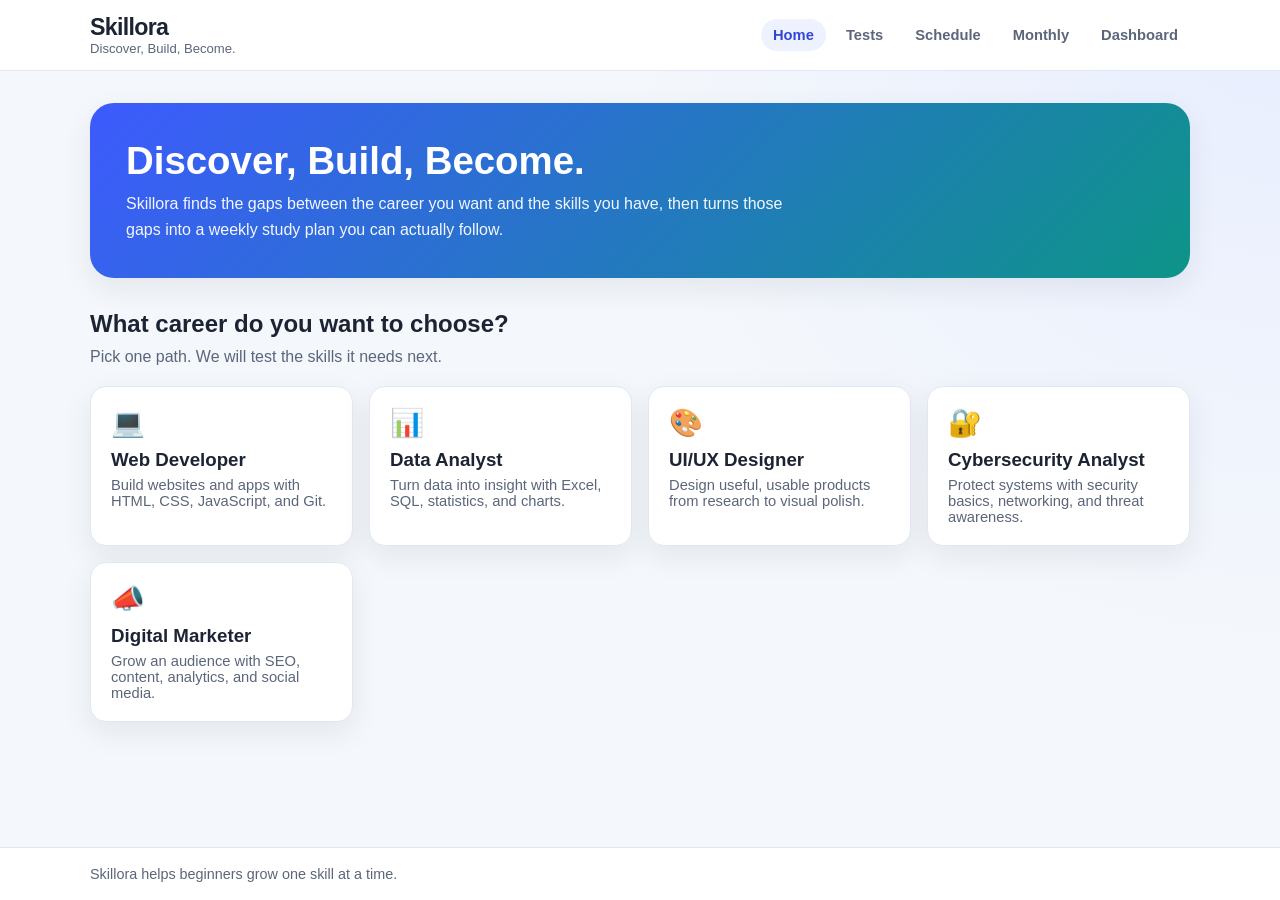
<file: index.html>
<!DOCTYPE html>
<html lang="en">
  <head>
    <meta charset="UTF-8" />
    <meta name="viewport" content="width=device-width, initial-scale=1" />
    <title>Skillora — Discover, Build, Become</title>
    <link rel="stylesheet" href="css/style.css" />
  </head>
  <body>
    <header class="site-header">
      <div class="header-inner">
        <a class="brand" href="index.html">
          <div class="brand-name">Skillora</div>
          <div class="brand-tagline">Discover, Build, Become.</div>
        </a>
        <nav>
          <a href="index.html">Home</a>
          <a href="tests.html">Tests</a>
          <a href="schedule.html">Schedule</a>
          <a href="monthly.html">Monthly</a>
          <a href="dashboard.html">Dashboard</a>
        </nav>
      </div>
    </header>
    <main class="page">
      <section class="hero">
        <h1>Discover, Build, Become.</h1>
        <p>
          Skillora finds the gaps between the career you want and the skills you have,
          then turns those gaps into a weekly study plan you can actually follow.
        </p>
      </section>
      <section class="section-head">
        <h2>What career do you want to choose?</h2>
        <p class="lede muted">Pick one path. We will test the skills it needs next.</p>
      </section>
      <div id="career-grid" class="grid"></div>
    </main>
    <footer class="site-footer">
      <div class="footer-inner">Skillora helps beginners grow one skill at a time.</div>
    </footer>
    <script src="js/data.js"></script>
    <script src="js/storage.js"></script>
    <script src="js/logic.js"></script>
    <script src="js/charts.js"></script>
    <script src="js/app.js"></script>
  </body>
</html>
</file>
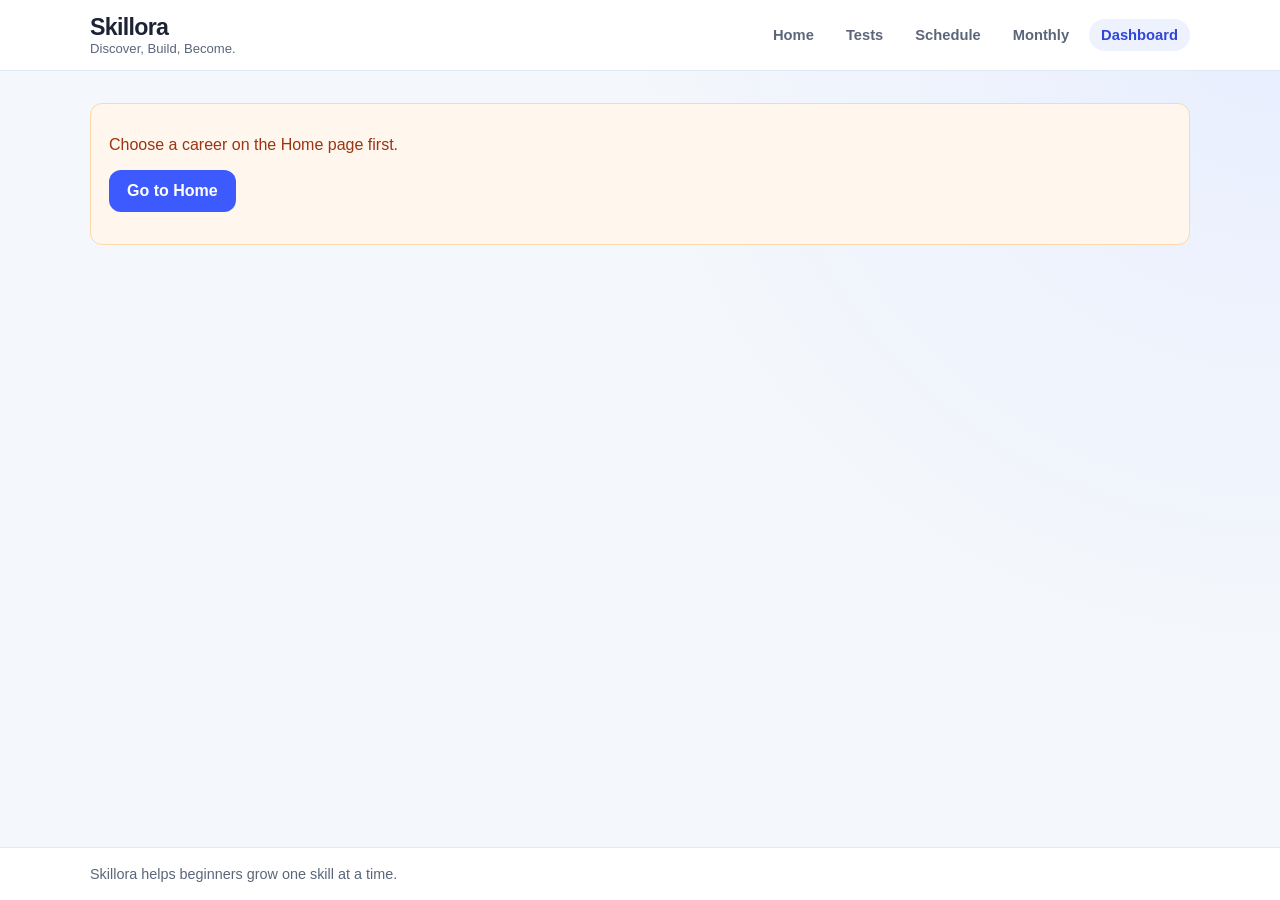
<file: dashboard.html>
<!DOCTYPE html>
<html lang="en">
  <head>
    <meta charset="UTF-8" />
    <meta name="viewport" content="width=device-width, initial-scale=1" />
    <title>Dashboard — Skillora</title>
    <link rel="stylesheet" href="css/style.css" />
  </head>
  <body>
    <header class="site-header">
      <div class="header-inner">
        <a class="brand" href="index.html">
          <div class="brand-name">Skillora</div>
          <div class="brand-tagline">Discover, Build, Become.</div>
        </a>
        <nav>
          <a href="index.html">Home</a>
          <a href="tests.html">Tests</a>
          <a href="schedule.html">Schedule</a>
          <a href="monthly.html">Monthly</a>
          <a href="dashboard.html">Dashboard</a>
        </nav>
      </div>
    </header>
    <main class="page" id="dashboard-root">
      <h1 class="page-title">Progress dashboard</h1>
      <p class="lede muted"><strong id="dash-career"></strong> · <span id="dash-average"></span></p>
      <section class="section-head">
        <h2>Current skill levels</h2>
      </section>
      <div id="dash-levels" class="results"></div>
      <section class="card chart-wrap">
        <h2>Skill scores</h2>
        <canvas id="bar-chart" width="980" height="280"></canvas>
      </section>
      <section class="card chart-wrap">
        <h2>Improvement over time</h2>
        <p class="muted">Average score after each assessment.</p>
        <canvas id="line-chart" width="980" height="280"></canvas>
      </section>
      <section class="card">
        <h2>How much you have improved</h2>
        <ul id="improve-list" class="improve-list"></ul>
        <div class="actions">
          <a class="btn secondary" href="monthly.html">Take another monthly test</a>
          <a class="btn" href="schedule.html">Update schedule</a>
        </div>
      </section>
    </main>
    <footer class="site-footer">
      <div class="footer-inner">Skillora helps beginners grow one skill at a time.</div>
    </footer>
    <script src="js/data.js"></script>
    <script src="js/storage.js"></script>
    <script src="js/logic.js"></script>
    <script src="js/charts.js"></script>
    <script src="js/app.js"></script>
  </body>
</html>
</file>
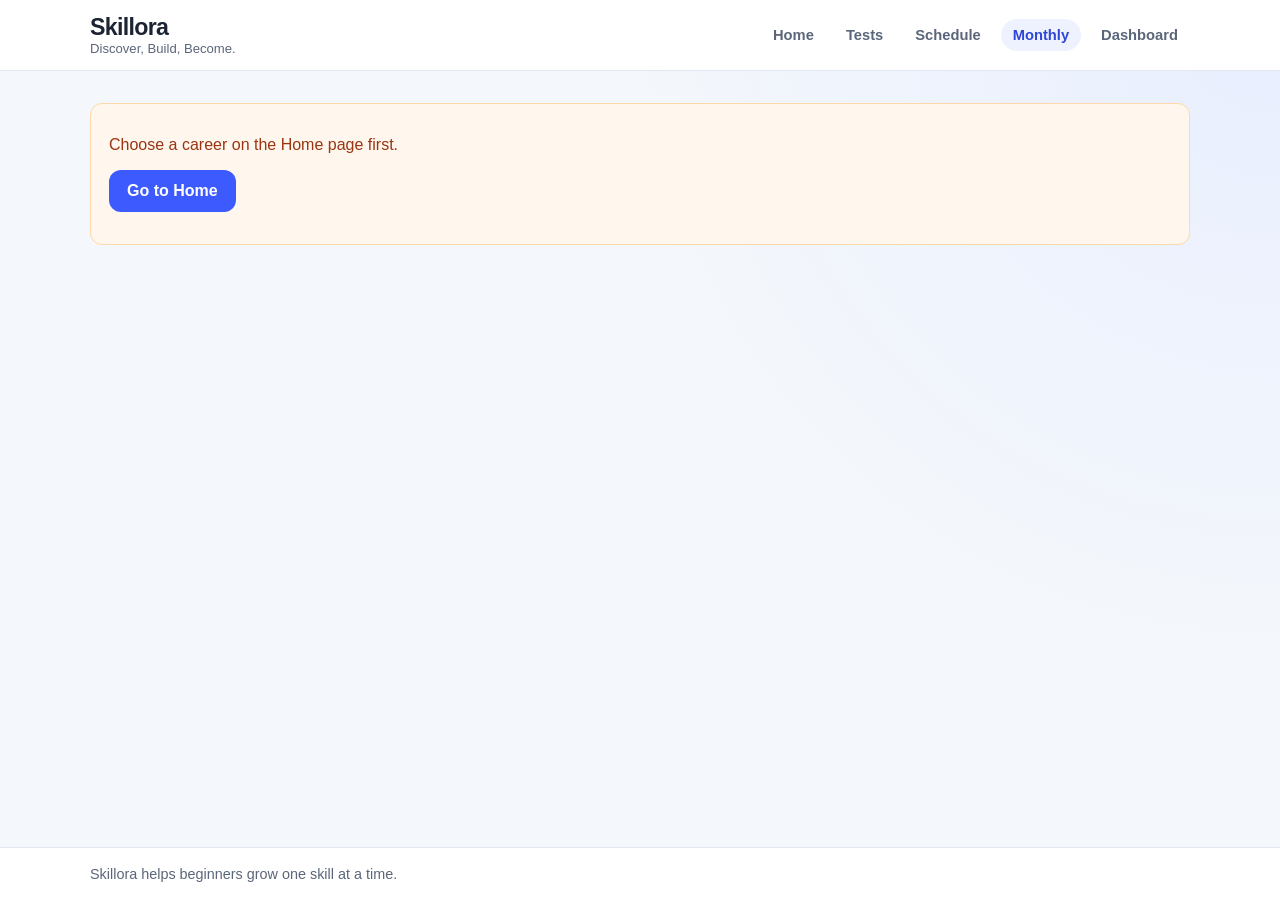
<file: monthly.html>
<!DOCTYPE html>
<html lang="en">
  <head>
    <meta charset="UTF-8" />
    <meta name="viewport" content="width=device-width, initial-scale=1" />
    <title>Monthly Test — Skillora</title>
    <link rel="stylesheet" href="css/style.css" />
  </head>
  <body>
    <header class="site-header">
      <div class="header-inner">
        <a class="brand" href="index.html">
          <div class="brand-name">Skillora</div>
          <div class="brand-tagline">Discover, Build, Become.</div>
        </a>
        <nav>
          <a href="index.html">Home</a>
          <a href="tests.html">Tests</a>
          <a href="schedule.html">Schedule</a>
          <a href="monthly.html">Monthly</a>
          <a href="dashboard.html">Dashboard</a>
        </nav>
      </div>
    </header>
    <main class="page" id="monthly-root">
      <h1 class="page-title">Monthly progress test</h1>
      <p class="lede muted">
        This quiz focuses on weaker areas for <strong id="monthly-career"></strong>. Skills you do not see keep their current level.
      </p>
      <form id="monthly-form">
        <div id="monthly-questions"></div>
        <div class="actions">
          <button class="btn" type="submit">Update my levels</button>
        </div>
      </form>
      <section id="monthly-results" class="hidden"></section>
    </main>
    <footer class="site-footer">
      <div class="footer-inner">Skillora helps beginners grow one skill at a time.</div>
    </footer>
    <script src="js/data.js"></script>
    <script src="js/storage.js"></script>
    <script src="js/logic.js"></script>
    <script src="js/charts.js"></script>
    <script src="js/app.js"></script>
  </body>
</html>
</file>
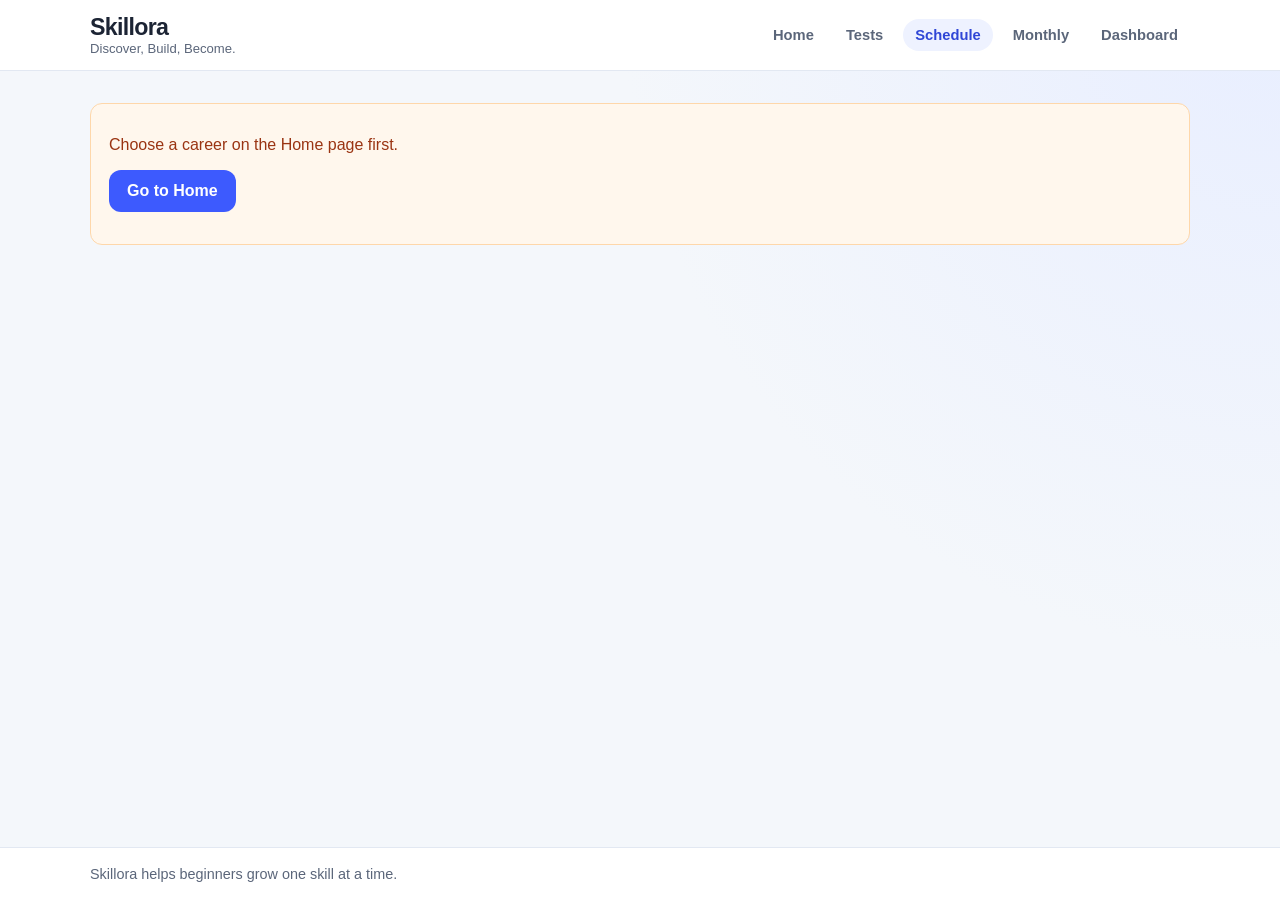
<file: schedule.html>
<!DOCTYPE html>
<html lang="en">
  <head>
    <meta charset="UTF-8" />
    <meta name="viewport" content="width=device-width, initial-scale=1" />
    <title>Schedule — Skillora</title>
    <link rel="stylesheet" href="css/style.css" />
  </head>
  <body>
    <header class="site-header">
      <div class="header-inner">
        <a class="brand" href="index.html">
          <div class="brand-name">Skillora</div>
          <div class="brand-tagline">Discover, Build, Become.</div>
        </a>
        <nav>
          <a href="index.html">Home</a>
          <a href="tests.html">Tests</a>
          <a href="schedule.html">Schedule</a>
          <a href="monthly.html">Monthly</a>
          <a href="dashboard.html">Dashboard</a>
        </nav>
      </div>
    </header>
    <main class="page" id="schedule-root">
      <h1 class="page-title">Weekly study schedule</h1>
      <p class="lede muted">
        Tell us your free hours for <strong id="schedule-career"></strong>. Weak skills get more time, Good skills get light review.
      </p>
      <form id="hours-form" class="card">
        <h2>Free time this week</h2>
        <p class="muted">Hours per day (0–8).</p>
        <div id="hours-grid" class="hours-grid"></div>
        <div class="actions">
          <button class="btn" type="submit">Create my schedule</button>
        </div>
      </form>
      <section id="week-plan"></section>
    </main>
    <footer class="site-footer">
      <div class="footer-inner">Skillora helps beginners grow one skill at a time.</div>
    </footer>
    <script src="js/data.js"></script>
    <script src="js/storage.js"></script>
    <script src="js/logic.js"></script>
    <script src="js/charts.js"></script>
    <script src="js/app.js"></script>
  </body>
</html>
</file>
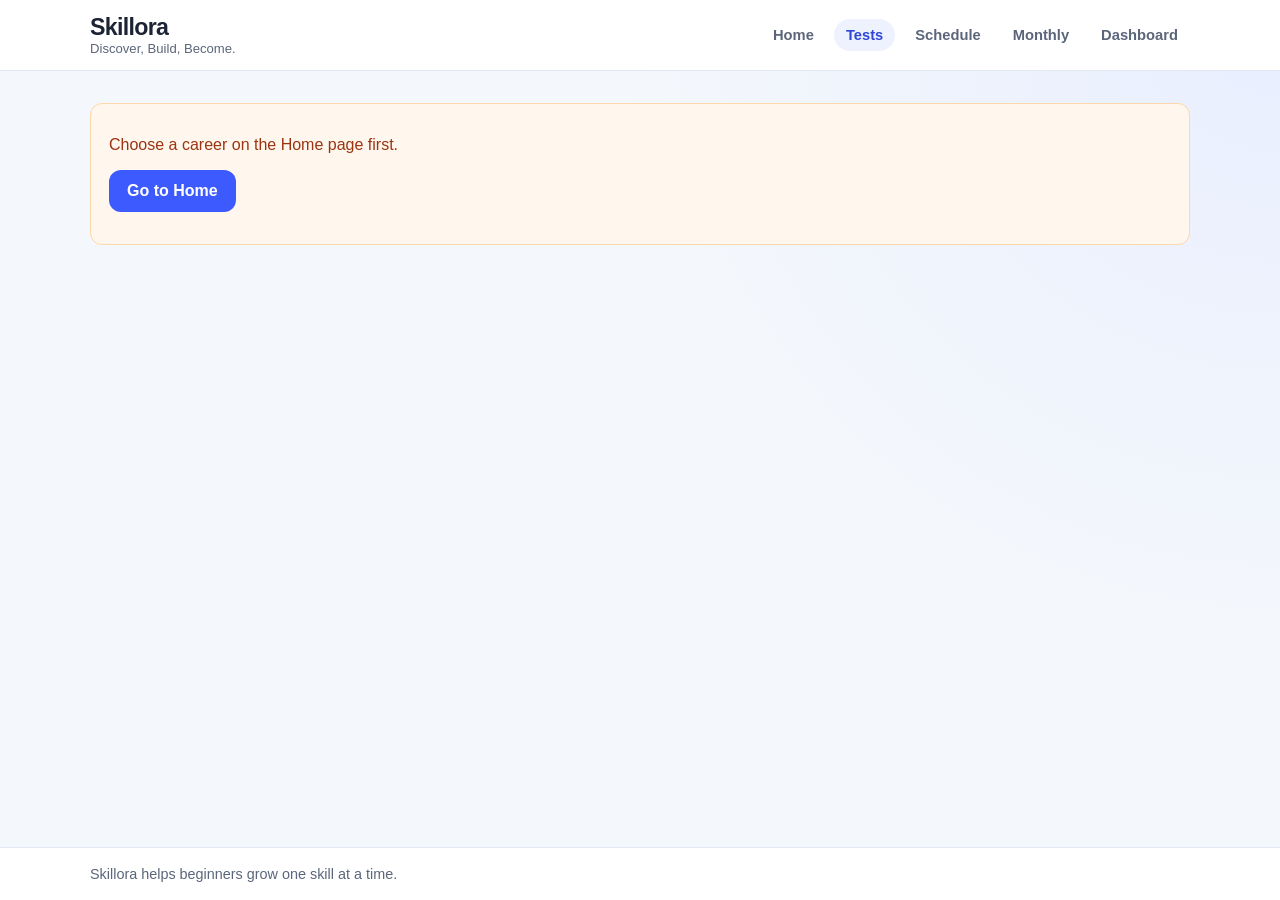
<file: tests.html>
<!DOCTYPE html>
<html lang="en">
  <head>
    <meta charset="UTF-8" />
    <meta name="viewport" content="width=device-width, initial-scale=1" />
    <title>Tests — Skillora</title>
    <link rel="stylesheet" href="css/style.css" />
  </head>
  <body>
    <header class="site-header">
      <div class="header-inner">
        <a class="brand" href="index.html">
          <div class="brand-name">Skillora</div>
          <div class="brand-tagline">Discover, Build, Become.</div>
        </a>
        <nav>
          <a href="index.html">Home</a>
          <a href="tests.html">Tests</a>
          <a href="schedule.html">Schedule</a>
          <a href="monthly.html">Monthly</a>
          <a href="dashboard.html">Dashboard</a>
        </nav>
      </div>
    </header>
    <main class="page" id="test-root">
      <h1 class="page-title">Skill test</h1>
      <p class="lede muted">Answer the questions for <strong id="test-career"></strong>. Each skill is scored Weak, Average, or Good.</p>
      <form id="test-form">
        <div id="questions"></div>
        <div class="actions">
          <button class="btn" type="submit">See my skill levels</button>
        </div>
      </form>
      <section id="results" class="hidden"></section>
    </main>
    <footer class="site-footer">
      <div class="footer-inner">Skillora helps beginners grow one skill at a time.</div>
    </footer>
    <script src="js/data.js"></script>
    <script src="js/storage.js"></script>
    <script src="js/logic.js"></script>
    <script src="js/charts.js"></script>
    <script src="js/app.js"></script>
  </body>
</html>
</file>
<file: css/style.css>
:root {
  --bg: #f4f7fb;
  --surface: #ffffff;
  --ink: #1c2434;
  --muted: #5b667a;
  --line: #e2e8f2;
  --indigo: #3d5afe;
  --indigo-dark: #2f46d6;
  --teal: #0d9488;
  --weak: #e11d48;
  --average: #ca8a04;
  --good: #16a34a;
  --shadow: 0 10px 30px rgba(28, 36, 52, 0.08);
  --radius: 16px;
}

* {
  box-sizing: border-box;
}

html,
body {
  margin: 0;
  padding: 0;
}

body {
  font-family: "Segoe UI", Tahoma, Geneva, Verdana, sans-serif;
  background: radial-gradient(circle at top right, #e8eeff 0%, var(--bg) 42%);
  color: var(--ink);
  min-height: 100vh;
  display: flex;
  flex-direction: column;
}

a {
  color: var(--indigo);
}

.site-header {
  background: var(--surface);
  border-bottom: 1px solid var(--line);
  position: sticky;
  top: 0;
  z-index: 20;
}

.header-inner,
.footer-inner,
.page {
  width: min(1100px, calc(100% - 32px));
  margin: 0 auto;
}

.header-inner {
  display: flex;
  align-items: center;
  justify-content: space-between;
  gap: 16px;
  padding: 14px 0;
}

.brand {
  text-decoration: none;
  color: inherit;
}

.brand-name {
  font-size: 1.45rem;
  font-weight: 800;
  letter-spacing: -0.03em;
}

.brand-tagline {
  font-size: 0.82rem;
  color: var(--muted);
}

nav {
  display: flex;
  flex-wrap: wrap;
  gap: 8px;
}

nav a {
  text-decoration: none;
  color: var(--muted);
  padding: 8px 12px;
  border-radius: 999px;
  font-weight: 600;
  font-size: 0.92rem;
}

nav a:hover,
nav a.active {
  background: #eef2ff;
  color: var(--indigo-dark);
}

.page {
  flex: 1;
  padding: 32px 0 56px;
}

.hero {
  background: linear-gradient(135deg, #3d5afe, #0d9488);
  color: white;
  border-radius: 24px;
  padding: 36px;
  box-shadow: var(--shadow);
}

.hero h1,
.page-title {
  margin: 0 0 8px;
  font-size: clamp(1.8rem, 3vw, 2.4rem);
}

.lede,
.hero p {
  margin: 0;
  max-width: 680px;
  line-height: 1.6;
}

.hero p {
  opacity: 0.95;
}

.section-head {
  margin: 32px 0 16px;
}

.section-head h2 {
  margin: 0 0 6px;
}

.grid {
  display: grid;
  grid-template-columns: repeat(auto-fit, minmax(220px, 1fr));
  gap: 16px;
}

.card,
.career-card,
.question,
.result-card,
.day-card {
  background: var(--surface);
  border: 1px solid var(--line);
  border-radius: var(--radius);
  box-shadow: var(--shadow);
}

.career-card,
.btn,
button {
  cursor: pointer;
}

a.career-card {
  display: block;
  text-decoration: none;
}

.career-card {
  padding: 20px;
  text-align: left;
  width: 100%;
  font: inherit;
  color: inherit;
}

.career-card:hover {
  border-color: #c7d2fe;
  transform: translateY(-2px);
  transition: 0.15s ease;
}

.career-icon {
  font-size: 1.7rem;
}

.career-card h3 {
  margin: 10px 0 6px;
}

.career-card p {
  margin: 0;
  color: var(--muted);
  font-size: 0.92rem;
}

.card {
  padding: 20px;
}

.muted {
  color: var(--muted);
}

.btn,
button.btn {
  display: inline-flex;
  align-items: center;
  justify-content: center;
  gap: 8px;
  border: 0;
  background: var(--indigo);
  color: white;
  font: inherit;
  font-weight: 700;
  padding: 12px 18px;
  border-radius: 12px;
  text-decoration: none;
}

.btn:hover {
  background: var(--indigo-dark);
}

.btn.secondary {
  background: #eef2ff;
  color: var(--indigo-dark);
}

.btn.teal {
  background: var(--teal);
}

.actions {
  display: flex;
  flex-wrap: wrap;
  gap: 10px;
  margin-top: 20px;
}

.notice {
  background: #fff7ed;
  border: 1px solid #fed7aa;
  color: #9a3412;
  padding: 16px 18px;
  border-radius: 12px;
}

.question {
  padding: 18px;
  margin-bottom: 14px;
}

.question h3 {
  margin: 0 0 12px;
  font-size: 1.05rem;
}

.choice {
  display: block;
  padding: 10px 12px;
  border: 1px solid var(--line);
  border-radius: 10px;
  margin: 8px 0;
  background: #fafbff;
}

.choice:has(input:checked) {
  border-color: var(--indigo);
  background: #eef2ff;
}

.choice input {
  margin-right: 8px;
}

.skill-chip {
  display: inline-block;
  font-size: 0.75rem;
  font-weight: 700;
  text-transform: uppercase;
  letter-spacing: 0.04em;
  color: var(--teal);
  margin-bottom: 6px;
}

.results {
  display: grid;
  grid-template-columns: repeat(auto-fit, minmax(200px, 1fr));
  gap: 14px;
}

.result-card {
  padding: 16px;
}

.level {
  font-weight: 800;
  margin: 8px 0 0;
}

.level.weak {
  color: var(--weak);
}

.level.average {
  color: var(--average);
}

.level.good {
  color: var(--good);
}

.hours-grid {
  display: grid;
  grid-template-columns: repeat(auto-fit, minmax(120px, 1fr));
  gap: 12px;
}

.hours-grid label {
  display: flex;
  flex-direction: column;
  gap: 6px;
  font-weight: 600;
  font-size: 0.9rem;
}

input[type="number"] {
  font: inherit;
  padding: 10px;
  border-radius: 10px;
  border: 1px solid var(--line);
}

.week {
  display: grid;
  gap: 12px;
  margin-top: 18px;
}

.day-card {
  padding: 16px 18px;
}

.day-card h3 {
  margin: 0 0 8px;
}

.slot {
  padding: 8px 0;
  border-top: 1px dashed var(--line);
}

.slot:first-of-type {
  border-top: 0;
}

canvas {
  width: 100%;
  max-width: 100%;
  background: white;
  border-radius: 12px;
  border: 1px solid var(--line);
}

.chart-wrap {
  margin-top: 16px;
}

.improve-list {
  list-style: none;
  padding: 0;
  margin: 0;
}

.improve-list li {
  padding: 10px 0;
  border-bottom: 1px solid var(--line);
}

.site-footer {
  border-top: 1px solid var(--line);
  background: var(--surface);
  padding: 18px 0;
  color: var(--muted);
  font-size: 0.9rem;
}

.hidden {
  display: none !important;
}

@media (max-width: 720px) {
  .header-inner {
    flex-direction: column;
    align-items: flex-start;
  }

  .hero {
    padding: 24px;
  }
}
</file>
